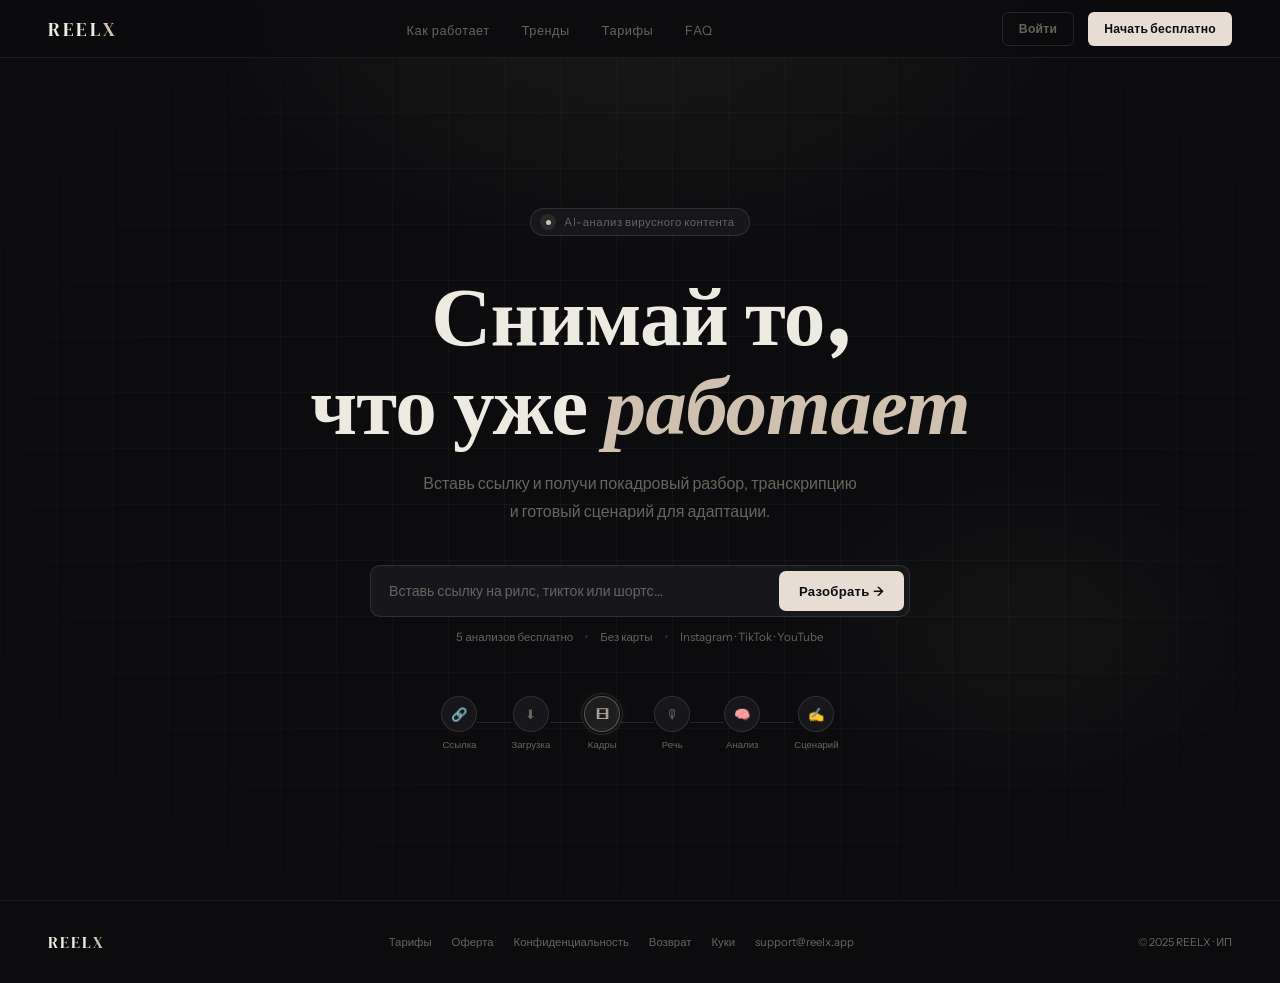
<file: frontend/index.html>
<!DOCTYPE html>
<html lang="ru">
<head>
<meta charset="UTF-8"><meta name="viewport" content="width=device-width,initial-scale=1">
<title>REELX — Снимай то, что уже работает</title>
<link rel="preconnect" href="https://fonts.googleapis.com">
<link href="https://fonts.googleapis.com/css2?family=DM+Serif+Display:ital@0;1&family=Instrument+Sans:wght@400;500;600&display=swap" rel="stylesheet">
<link rel="stylesheet" href="shared.css">
<style>
/* INDEX ONLY */
.hero {
  height: 100vh; min-height: 640px;
  display: flex; flex-direction: column;
  align-items: center; justify-content: center;
  text-align: center;
  padding: 58px 48px 0;
  position: relative; overflow: hidden;
}
/* ambient glow */
.hero::before {
  content: '';
  position: absolute; inset: 0; pointer-events: none;
  background:
    radial-gradient(ellipse 55% 45% at 50% 0%, rgba(207,192,176,0.07) 0%, transparent 65%),
    radial-gradient(ellipse 35% 35% at 80% 70%, rgba(207,192,176,0.04) 0%, transparent 55%);
}
/* subtle grid */
.hero::after {
  content: '';
  position: absolute; inset: 0; pointer-events: none;
  background-image: linear-gradient(rgba(255,255,255,0.035) 1px, transparent 1px),
                    linear-gradient(90deg, rgba(255,255,255,0.035) 1px, transparent 1px);
  background-size: 56px 56px;
  mask-image: radial-gradient(ellipse 80% 80% at 50% 50%, black 20%, transparent 100%);
}
.hero-inner { position: relative; z-index: 1; width: 100%; max-width: 700px; }
.hero-badge {
  display: inline-flex; align-items: center; gap: 8px;
  padding: 5px 14px 5px 9px;
  background: var(--bg2); border: 1px solid var(--line2);
  border-radius: 100px; font-size: 0.71rem; color: var(--text2);
  letter-spacing: 0.04em; margin-bottom: 36px;
  animation: fadeUp 0.7s ease both;
}
.hero-dot {
  width: 16px; height: 16px; border-radius: 50%;
  background: var(--ag); display: flex; align-items: center; justify-content: center;
}
.hero-dot::after {
  content: ''; width: 5px; height: 5px; border-radius: 50%;
  background: var(--ap); animation: pulse 2s ease infinite;
}
.hero-h1 {
  font-family: 'DM Serif Display', serif;
  font-size: clamp(3rem, 6.5vw, 5.8rem);
  line-height: 1.06; letter-spacing: -0.01em;
  animation: fadeUp 0.7s 0.1s ease both;
}
.hero-h1 em { font-style: italic; color: var(--ap); }
.hero-sub {
  font-size: clamp(0.88rem, 1.4vw, 1rem);
  color: var(--text2); line-height: 1.75;
  max-width: 440px; margin: 20px auto 0;
  animation: fadeUp 0.7s 0.2s ease both;
}
.hero-input-wrap {
  margin-top: 40px; width: 100%; max-width: 540px; margin-left: auto; margin-right: auto;
  animation: fadeUp 0.7s 0.3s ease both;
}
.hero-note {
  margin-top: 13px;
  font-size: 0.72rem; color: var(--text2);
  display: flex; align-items: center; justify-content: center; gap: 12px;
  animation: fadeUp 0.7s 0.4s ease both;
}
.hero-note-dot { width: 3px; height: 3px; border-radius: 50%; background: var(--text2); opacity: 0.35; }
/* pipeline icons row */
.hero-pipe {
  display: flex; align-items: center; justify-content: center;
  margin-top: 52px; gap: 0;
  animation: fadeUp 0.7s 0.5s ease both;
}
.hp-step { display: flex; flex-direction: column; align-items: center; gap: 7px; }
.hp-icon {
  width: 36px; height: 36px; border-radius: 50%;
  background: var(--bg2); border: 1px solid var(--line2);
  display: flex; align-items: center; justify-content: center;
  font-size: 0.82rem; color: var(--text2);
  transition: all 0.4s; position: relative;
}
.hp-icon.active {
  background: var(--ag); border-color: rgba(207,192,176,0.35);
  color: var(--ap); box-shadow: 0 0 20px rgba(207,192,176,0.07);
}
.hp-icon.active::after {
  content: ''; position: absolute; inset: -4px; border-radius: 50%;
  border: 1px solid rgba(207,192,176,0.15); animation: ripple 2s ease infinite;
}
.hp-label { font-size: 0.6rem; color: var(--text2); white-space: nowrap; }
.hp-line { width: 34px; height: 1px; background: var(--line2); flex-shrink: 0; }
/* scroll hint */
.scroll-hint {
  position: absolute; bottom: 30px; left: 50%; transform: translateX(-50%);
  display: flex; flex-direction: column; align-items: center; gap: 7px;
  animation: fadeUp 0.7s 0.9s ease both;
}
.scroll-line {
  width: 1px; height: 34px;
  background: linear-gradient(to bottom, var(--line2), transparent);
  animation: scanline 2.2s ease infinite;
}
@keyframes scanline {
  0%{transform:scaleY(0);transform-origin:top}
  50%{transform:scaleY(1);transform-origin:top}
  51%{transform:scaleY(1);transform-origin:bottom}
  100%{transform:scaleY(0);transform-origin:bottom}
}
.scroll-label { font-size: 0.58rem; color: var(--text2); letter-spacing: 0.12em; text-transform: uppercase; }
</style>
</head>
<body>

<!-- NAV -->
<nav class="nav">
  <a href="index.html" class="nav-logo">REEL<em>X</em></a>
  <ul class="nav-links">
    <li><a href="how.html">Как работает</a></li>
    <li><a href="trends.html">Тренды</a></li>
    <li><a href="pricing.html">Тарифы</a></li>
    <li><a href="how.html#faq">FAQ</a></li>
  </ul>
  <div class="nav-right" id="nav-right-pub"></div>
</nav>

<!-- HERO -->
<section class="hero">
  <div class="hero-inner">
    <div class="hero-badge">
      <div class="hero-dot"></div>
      AI-анализ вирусного контента
    </div>

    <h1 class="hero-h1">
      Снимай то,<br>что уже <em>работает</em>
    </h1>

    <p class="hero-sub">
      Вставь ссылку и получи покадровый разбор, транскрипцию и готовый сценарий для адаптации.
    </p>

    <div class="hero-input-wrap">
      <div class="input-row">
        <input id="hero-url" type="text" placeholder="Вставь ссылку на рилс, тикток или шортс…">
        <button class="btn btn-primary" onclick="startAnalyze()">Разобрать →</button>
      </div>
    </div>

    <div class="hero-note">
      <span>5 анализов бесплатно</span>
      <div class="hero-note-dot"></div>
      <span>Без карты</span>
      <div class="hero-note-dot"></div>
      <span>Instagram · TikTok · YouTube</span>
    </div>

    <div class="hero-pipe">
      <div class="hp-step">
        <div class="hp-icon" id="pi0">🔗</div>
        <div class="hp-label">Ссылка</div>
      </div>
      <div class="hp-line"></div>
      <div class="hp-step">
        <div class="hp-icon active" id="pi1">⬇</div>
        <div class="hp-label">Загрузка</div>
      </div>
      <div class="hp-line"></div>
      <div class="hp-step">
        <div class="hp-icon" id="pi2">🎞</div>
        <div class="hp-label">Кадры</div>
      </div>
      <div class="hp-line"></div>
      <div class="hp-step">
        <div class="hp-icon" id="pi3">🎙</div>
        <div class="hp-label">Речь</div>
      </div>
      <div class="hp-line"></div>
      <div class="hp-step">
        <div class="hp-icon" id="pi4">🧠</div>
        <div class="hp-label">Анализ</div>
      </div>
      <div class="hp-line"></div>
      <div class="hp-step">
        <div class="hp-icon" id="pi5">✍</div>
        <div class="hp-label">Сценарий</div>
      </div>
    </div>
  </div>
</section>

<footer class="footer">
  <div class="footer-logo">REEL<em>X</em></div>
  <div class="footer-links">
    <a href="pricing.html">Тарифы</a>
    <a href="#">Оферта</a>
    <a href="#">Конфиденциальность</a>
    <a href="#">Возврат</a>
    <a href="#">Куки</a>
    <a href="mailto:support@reelx.app">support@reelx.app</a>
  </div>
  <div class="footer-copy">© 2025 REELX · ИП</div>
</footer>

<script src="shared.js"></script>
<script>
(function() {
  var nr = document.getElementById('nav-right-pub');
  if (!nr) return;
  if (isLoggedIn()) {
    nr.innerHTML = '<a href="pricing.html" class="btn btn-ghost btn-sm">&#x26A1; Подписка</a><a href="dashboard.html" class="btn btn-primary btn-sm">Дашборд &#x2192;</a>';
  } else {
    nr.innerHTML = '<a href="login.html" class="btn btn-ghost btn-sm">Войти</a><a href="login.html" class="btn btn-primary btn-sm">Начать бесплатно</a>';
  }
})();
</script>
<script>
// pipeline animation
var pis = document.querySelectorAll('.hp-icon');
var ai = 1;
setInterval(function() {
  pis.forEach(function(p) { p.classList.remove('active'); });
  ai = (ai + 1) % pis.length;
  pis[ai].classList.add('active');
}, 1100);

function startAnalyze() {
  var url = document.getElementById('hero-url').value.trim();
  if (!url) { document.getElementById('hero-url').focus(); return; }
  if (isLoggedIn()) {
    localStorage.setItem('reelx_analyze_url', url);
    window.location.href = 'dashboard.html';
  } else {
    window.location.href = 'login.html';
  }
}
</script>
</body>
</html>
</file>
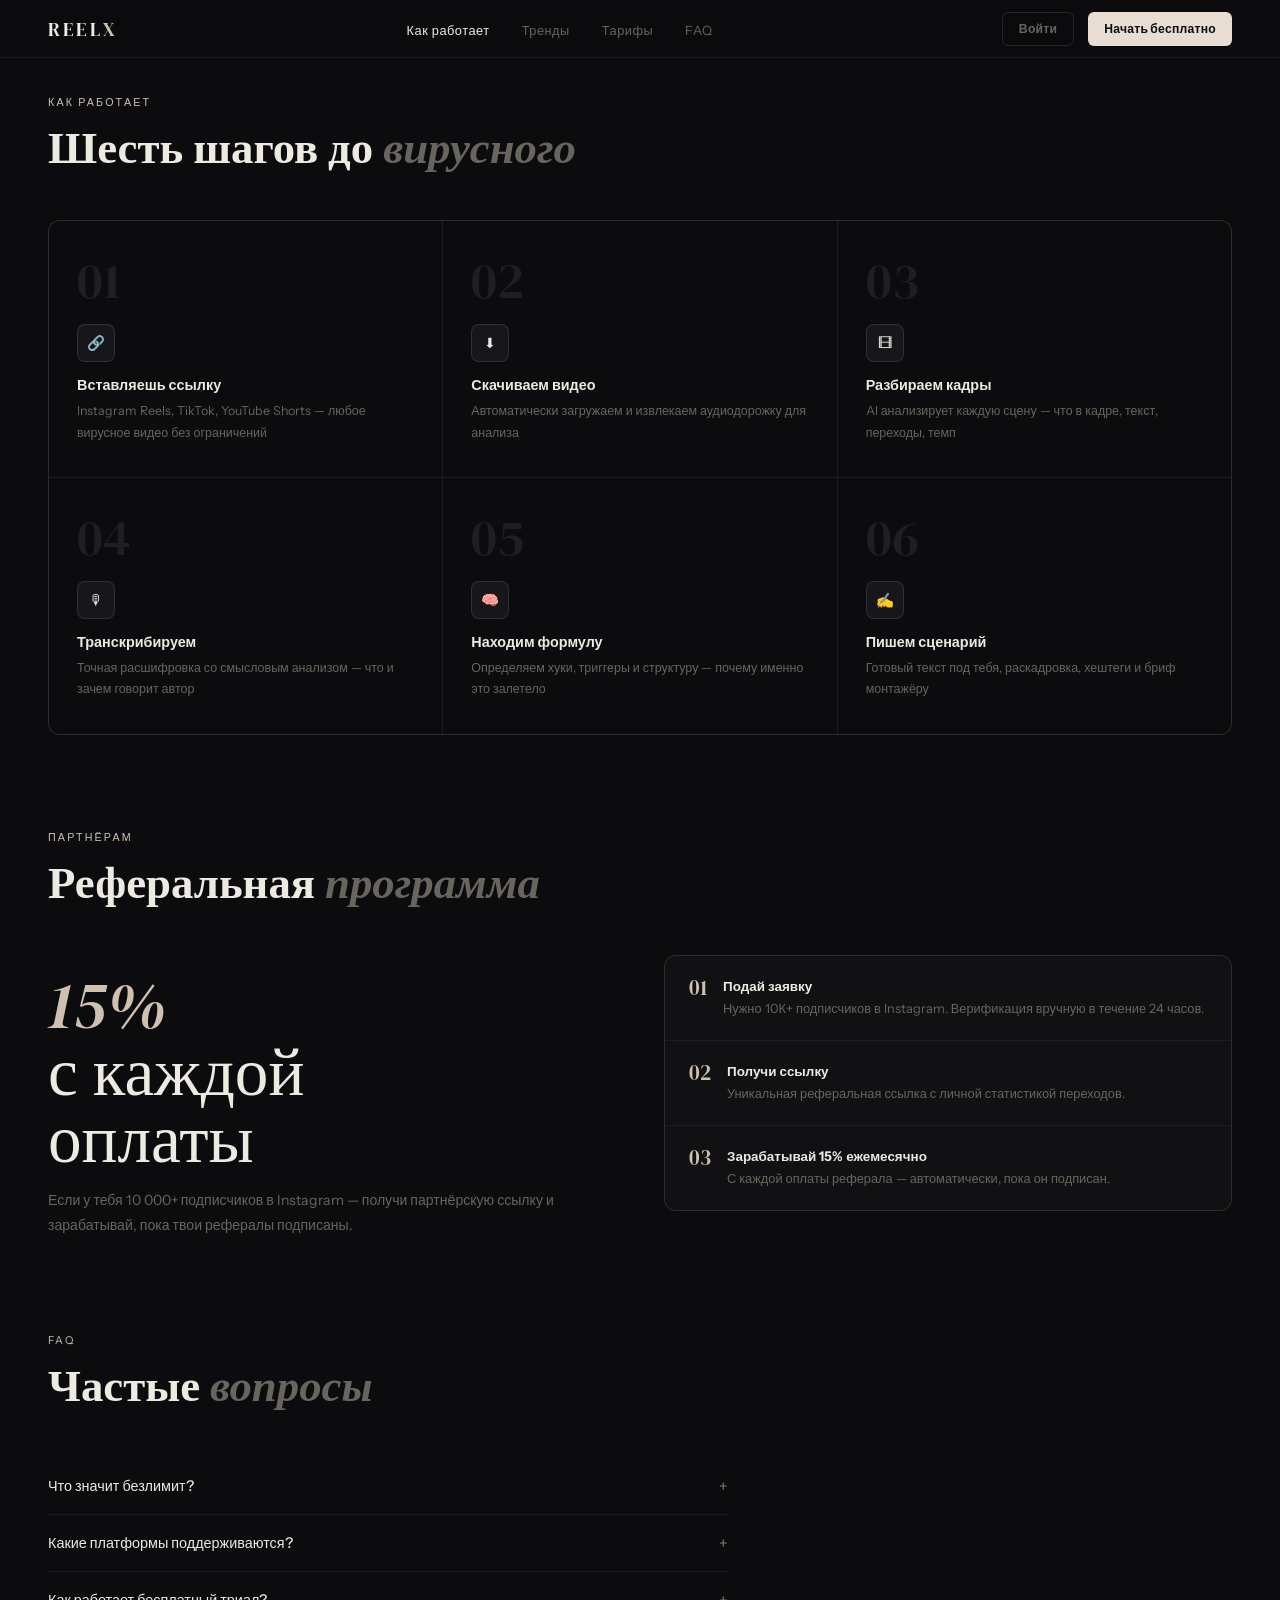
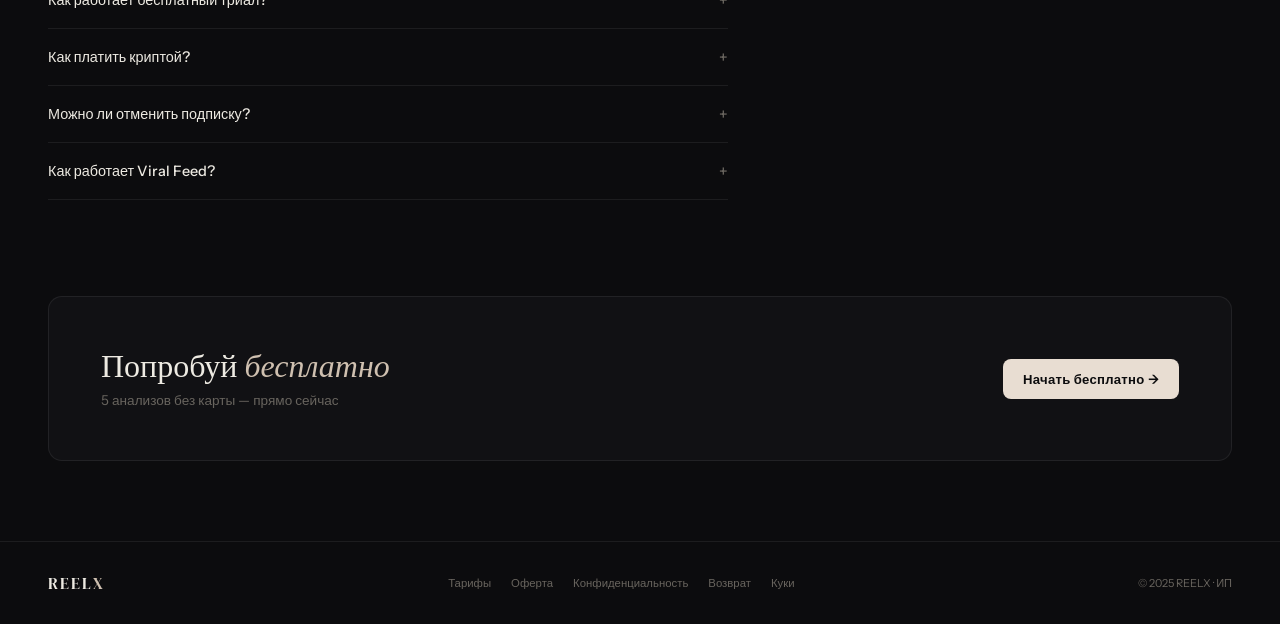
<file: frontend/how.html>
<!DOCTYPE html>
<html lang="ru">
<head>
<meta charset="UTF-8"><meta name="viewport" content="width=device-width,initial-scale=1">
<title>REELX — Как работает</title>
<link href="https://fonts.googleapis.com/css2?family=DM+Serif+Display:ital@0;1&family=Instrument+Sans:wght@400;500;600&display=swap" rel="stylesheet">
<link rel="stylesheet" href="shared.css">
<style>
.page { padding: 96px 48px 80px; }
.section { margin-bottom: 96px; }

/* HOW STEPS */
.steps-grid {
  display: grid; grid-template-columns: repeat(3,1fr);
  gap: 1px; background: var(--line);
  border: 1px solid var(--line); border-radius: 12px;
  overflow: hidden; margin-top: 48px;
}
.step-card {
  background: var(--bg); padding: 34px 28px;
  position: relative; overflow: hidden;
  transition: background 0.25s;
}
.step-card::before {
  content: ''; position: absolute; top: 0; left: 0; right: 0; height: 1px;
  background: linear-gradient(90deg, transparent, var(--ap), transparent);
  opacity: 0; transition: opacity 0.25s;
}
.step-card:hover { background: var(--bg1); }
.step-card:hover::before { opacity: 0.5; }
.step-num {
  font-family: 'DM Serif Display', serif; font-size: 3.2rem;
  color: var(--bg3); line-height: 1; margin-bottom: 18px;
  transition: color 0.25s;
}
.step-card:hover .step-num { color: rgba(207,192,176,0.07); }
.step-ico {
  width: 38px; height: 38px; background: var(--bg2); border: 1px solid var(--line2);
  border-radius: 8px; display: flex; align-items: center; justify-content: center;
  font-size: 0.9rem; margin-bottom: 14px; transition: border-color 0.25s;
}
.step-card:hover .step-ico { border-color: rgba(207,192,176,0.25); }
.step-name { font-size: 0.9rem; font-weight: 600; margin-bottom: 6px; }
.step-desc { font-size: 0.78rem; color: var(--text2); line-height: 1.7; }

/* REF */
.ref-grid {
  display: grid; grid-template-columns: 1fr 1fr;
  gap: 48px; align-items: start; margin-top: 48px;
}
.ref-big {
  font-family: 'DM Serif Display', serif;
  font-size: 4.2rem; line-height: 1; margin: 16px 0;
}
.ref-big em { font-style: italic; color: var(--ap); }
.ref-desc { font-size: 0.88rem; color: var(--text2); line-height: 1.75; }
.ref-steps {
  display: flex; flex-direction: column; gap: 1px;
  background: var(--line); border: 1px solid var(--line);
  border-radius: 12px; overflow: hidden;
}
.ref-step {
  display: flex; gap: 16px; align-items: flex-start;
  padding: 20px 24px; background: var(--bg1); transition: background 0.2s;
}
.ref-step:hover { background: var(--bg2); }
.ref-n {
  font-family: 'DM Serif Display', serif; font-size: 1.3rem;
  color: var(--ap); flex-shrink: 0; line-height: 1.2;
}
.ref-t { font-size: 0.8rem; color: var(--text2); line-height: 1.6; }
.ref-t strong { color: var(--text); display: block; margin-bottom: 2px; font-size: 0.84rem; }

/* FAQ */
.faq-list { max-width: 680px; margin-top: 48px; }
.faq-item { border-bottom: 1px solid var(--line); }
.faq-q {
  display: flex; justify-content: space-between; align-items: center;
  padding: 18px 0; cursor: pointer; font-size: 0.9rem; font-weight: 500;
  transition: color 0.2s; gap: 14px;
}
.faq-q:hover { color: var(--ap); }
.faq-ic { color: var(--text2); font-size: 1rem; transition: transform 0.3s, color 0.2s; flex-shrink: 0; }
.faq-item.open .faq-ic { transform: rotate(45deg); color: var(--ap); }
.faq-a {
  max-height: 0; overflow: hidden;
  transition: max-height 0.4s cubic-bezier(0.23,1,0.32,1), padding 0.3s;
  font-size: 0.82rem; color: var(--text2); line-height: 1.8;
}
.faq-item.open .faq-a { max-height: 220px; padding-bottom: 18px; }

/* CTA banner */
.cta-banner {
  background: var(--bg1); border: 1px solid var(--line);
  border-radius: 14px; padding: 52px;
  display: flex; justify-content: space-between; align-items: center;
  flex-wrap: wrap; gap: 24px; margin-top: 96px;
}
.cta-banner-title {
  font-family: 'DM Serif Display', serif;
  font-size: 2rem; line-height: 1.1;
}
.cta-banner-title em { font-style: italic; color: var(--ap); }
.cta-banner-sub { font-size: 0.85rem; color: var(--text2); margin-top: 8px; }
</style>
</head>
<body>

<nav class="nav">
  <a href="index.html" class="nav-logo">REEL<em>X</em></a>
  <ul class="nav-links">
    <li><a href="how.html" class="active">Как работает</a></li>
    <li><a href="trends.html">Тренды</a></li>
    <li><a href="pricing.html">Тарифы</a></li>
    <li><a href="how.html#faq">FAQ</a></li>
  </ul>
  <div class="nav-right" id="nav-right-pub"></div>
</nav>

<div class="page">

  <!-- HOW IT WORKS -->
  <div class="section">
    <div class="s-label reveal">Как работает</div>
    <h1 class="s-title reveal d1">Шесть шагов до <em>вирусного</em></h1>
    <div class="steps-grid">
      <div class="step-card reveal">
        <div class="step-num">01</div><div class="step-ico">🔗</div>
        <div class="step-name">Вставляешь ссылку</div>
        <div class="step-desc">Instagram Reels, TikTok, YouTube Shorts — любое вирусное видео без ограничений</div>
      </div>
      <div class="step-card reveal d1">
        <div class="step-num">02</div><div class="step-ico">⬇</div>
        <div class="step-name">Скачиваем видео</div>
        <div class="step-desc">Автоматически загружаем и извлекаем аудиодорожку для анализа</div>
      </div>
      <div class="step-card reveal d2">
        <div class="step-num">03</div><div class="step-ico">🎞</div>
        <div class="step-name">Разбираем кадры</div>
        <div class="step-desc">AI анализирует каждую сцену — что в кадре, текст, переходы, темп</div>
      </div>
      <div class="step-card reveal">
        <div class="step-num">04</div><div class="step-ico">🎙</div>
        <div class="step-name">Транскрибируем</div>
        <div class="step-desc">Точная расшифровка со смысловым анализом — что и зачем говорит автор</div>
      </div>
      <div class="step-card reveal d1">
        <div class="step-num">05</div><div class="step-ico">🧠</div>
        <div class="step-name">Находим формулу</div>
        <div class="step-desc">Определяем хуки, триггеры и структуру — почему именно это залетело</div>
      </div>
      <div class="step-card reveal d2">
        <div class="step-num">06</div><div class="step-ico">✍</div>
        <div class="step-name">Пишем сценарий</div>
        <div class="step-desc">Готовый текст под тебя, раскадровка, хештеги и бриф монтажёру</div>
      </div>
    </div>
  </div>

  <!-- REFERRAL -->
  <div class="section">
    <div class="s-label reveal">Партнёрам</div>
    <h2 class="s-title reveal d1">Реферальная <em>программа</em></h2>
    <div class="ref-grid">
      <div class="reveal">
        <div class="ref-big"><em>15%</em><br>с каждой<br>оплаты</div>
        <div class="ref-desc">Если у тебя 10 000+ подписчиков в Instagram — получи партнёрскую ссылку и зарабатывай, пока твои рефералы подписаны.</div>
      </div>
      <div class="ref-steps reveal d1">
        <div class="ref-step">
          <div class="ref-n">01</div>
          <div class="ref-t"><strong>Подай заявку</strong>Нужно 10К+ подписчиков в Instagram. Верификация вручную в течение 24 часов.</div>
        </div>
        <div class="ref-step">
          <div class="ref-n">02</div>
          <div class="ref-t"><strong>Получи ссылку</strong>Уникальная реферальная ссылка с личной статистикой переходов.</div>
        </div>
        <div class="ref-step">
          <div class="ref-n">03</div>
          <div class="ref-t"><strong>Зарабатывай 15% ежемесячно</strong>С каждой оплаты реферала — автоматически, пока он подписан.</div>
        </div>
      </div>
    </div>
  </div>

  <!-- FAQ -->
  <div class="section" id="faq">
    <div class="s-label reveal">FAQ</div>
    <h2 class="s-title reveal d1">Частые <em>вопросы</em></h2>
    <div class="faq-list reveal">
      <div class="faq-item">
        <div class="faq-q">Что значит безлимит? <span class="faq-ic">+</span></div>
        <div class="faq-a">Никаких счётчиков и звёздочек. Делаешь сколько хочешь анализов — хоть 500 в месяц. Без замедления и ограничений.</div>
      </div>
      <div class="faq-item">
        <div class="faq-q">Какие платформы поддерживаются? <span class="faq-ic">+</span></div>
        <div class="faq-a">Instagram Reels, TikTok и YouTube Shorts. Просто вставляешь обычную ссылку на видео — больше ничего не нужно.</div>
      </div>
      <div class="faq-item">
        <div class="faq-q">Как работает бесплатный триал? <span class="faq-ic">+</span></div>
        <div class="faq-a">5 анализов бесплатно — без карты. Просто создаёшь аккаунт и сразу начинаешь работать.</div>
      </div>
      <div class="faq-item">
        <div class="faq-q">Как платить криптой? <span class="faq-ic">+</span></div>
        <div class="faq-a">Принимаем USDT TRC-20 через NowPayments. Подтверждается автоматически — подписка активируется сразу после поступления средств.</div>
      </div>
      <div class="faq-item">
        <div class="faq-q">Можно ли отменить подписку? <span class="faq-ic">+</span></div>
        <div class="faq-a">Да, в любой момент в настройках аккаунта. Подписка действует до конца оплаченного периода.</div>
      </div>
      <div class="faq-item">
        <div class="faq-q">Как работает Viral Feed? <span class="faq-ic">+</span></div>
        <div class="faq-a">Скрапер мониторит TikTok, Instagram и YouTube 24/7 и отбирает видео с аномальным ростом просмотров. Обновляется каждые несколько часов. Доступен всем — включая триал.</div>
      </div>
    </div>
  </div>

  <!-- CTA -->
  <div class="cta-banner reveal">
    <div>
      <div class="cta-banner-title">Попробуй <em>бесплатно</em></div>
      <div class="cta-banner-sub">5 анализов без карты — прямо сейчас</div>
    </div>
    <a href="login.html" class="btn btn-primary">Начать бесплатно →</a>
  </div>

</div><!-- /page -->

<footer class="footer">
  <div class="footer-logo">REEL<em>X</em></div>
  <div class="footer-links">
    <a href="pricing.html">Тарифы</a><a href="#">Оферта</a><a href="#">Конфиденциальность</a><a href="#">Возврат</a><a href="#">Куки</a></a>
  </div>
  <div class="footer-copy">© 2025 REELX · ИП</div>
</footer>

<script src="shared.js"></script>
<script>
(function() {
  var nr = document.getElementById('nav-right-pub');
  if (!nr) return;
  if (isLoggedIn()) {
    nr.innerHTML = '<a href="pricing.html" class="btn btn-ghost btn-sm">Подписка</a><a href="dashboard.html" class="btn btn-primary btn-sm">Дашборд</a>';
  } else {
    nr.innerHTML = '<a href="login.html" class="btn btn-ghost btn-sm">Войти</a><a href="login.html" class="btn btn-primary btn-sm">Начать бесплатно</a>';
  }
})();
</script>
</body>
</html>
</file>
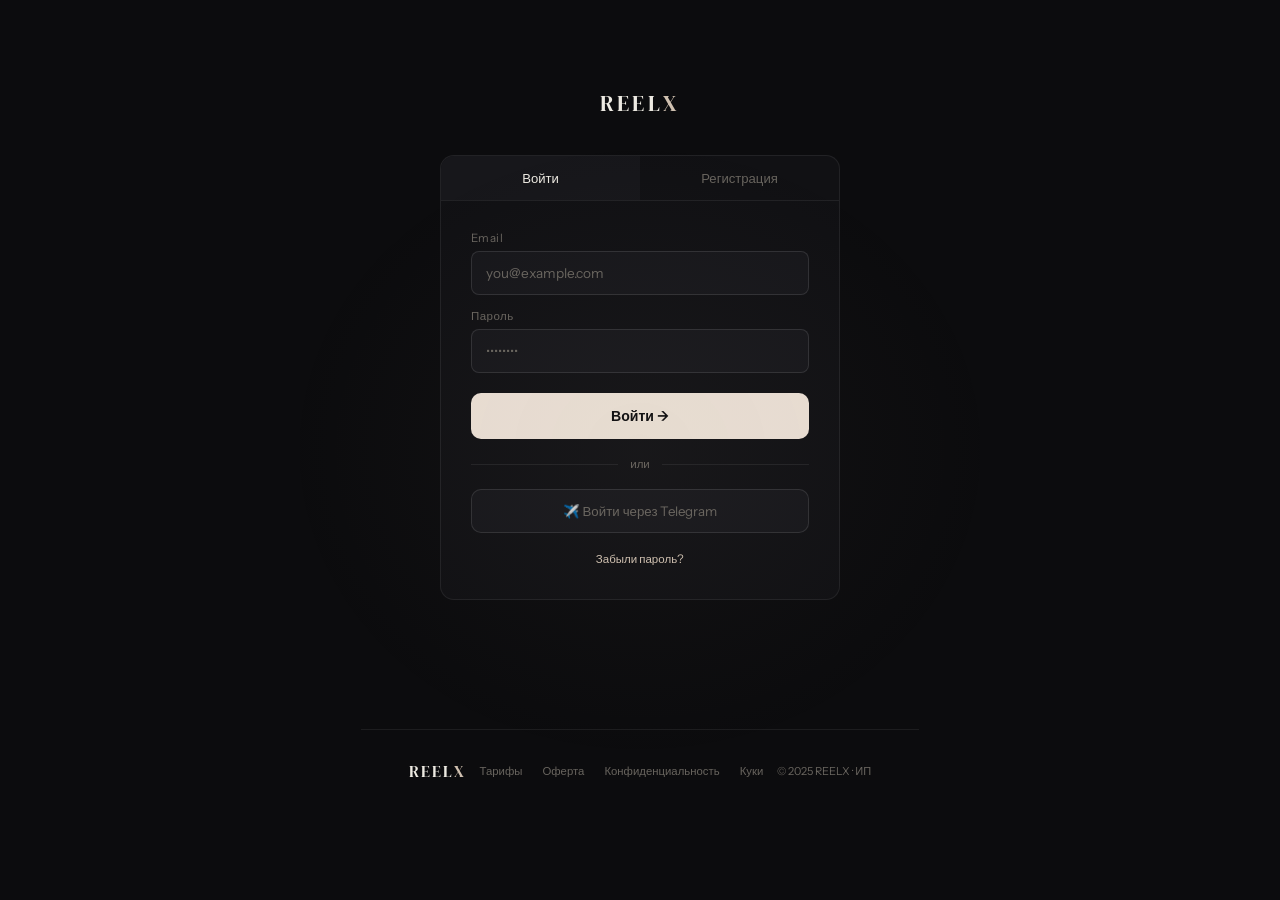
<file: frontend/login.html>
<!DOCTYPE html>
<html lang="ru">
<head>
<meta charset="UTF-8"><meta name="viewport" content="width=device-width,initial-scale=1">
<title>REELX — Войти</title>
<link href="https://fonts.googleapis.com/css2?family=DM+Serif+Display:ital@0;1&family=Instrument+Sans:wght@400;500;600&display=swap" rel="stylesheet">
<link rel="stylesheet" href="shared.css">
<style>
body { display: grid; place-items: center; min-height: 100vh; padding: 24px; }
.auth-wrap { width: 100%; max-width: 400px; }
.auth-logo { display: block; text-align: center; font-family: 'DM Serif Display',serif; font-size: 1.4rem; letter-spacing: 0.14em; color: var(--text); text-decoration: none; margin-bottom: 36px; }
.auth-logo em { font-style: normal; color: var(--ap); }
.auth-card { background: var(--bg1); border: 1px solid var(--line); border-radius: 14px; overflow: hidden; }
.auth-tabs { display: grid; grid-template-columns: 1fr 1fr; border-bottom: 1px solid var(--line); }
.auth-tab { padding: 14px; text-align: center; font-size: 0.82rem; color: var(--text2); cursor: pointer; background: transparent; border: none; font-family: inherit; transition: all 0.2s; }
.auth-tab.on { color: var(--text); background: var(--bg2); }
.auth-body { padding: 30px; }
.auth-trial { background: var(--ag); border: 1px solid var(--ab); border-radius: 8px; padding: 12px 16px; margin-bottom: 22px; text-align: center; font-size: 0.78rem; color: var(--text2); line-height: 1.5; }
.auth-trial strong { color: var(--ap); display: block; font-size: 0.86rem; margin-bottom: 2px; }
.auth-field { margin-bottom: 14px; }
.auth-label { font-size: 0.72rem; color: var(--text2); letter-spacing: 0.04em; margin-bottom: 6px; display: block; }
.auth-input { width: 100%; height: 44px; background: var(--bg2); border: 1px solid var(--line2); border-radius: 8px; padding: 0 14px; font-size: 0.85rem; color: var(--text); font-family: inherit; outline: none; transition: border-color 0.2s; }
.auth-input:focus { border-color: rgba(207,192,176,0.4); }
.auth-input::placeholder { color: var(--text2); }
.auth-submit { width: 100%; height: 46px; background: var(--ahl); color: #0c0c0e; border: none; border-radius: 10px; font-size: 0.88rem; font-weight: 600; font-family: inherit; cursor: pointer; transition: all 0.2s; margin-top: 6px; }
.auth-submit:hover { background: #f5ede5; transform: translateY(-1px); }
.auth-divider { display: flex; align-items: center; gap: 12px; margin: 18px 0; font-size: 0.72rem; color: var(--text2); }
.auth-divider::before,.auth-divider::after { content:''; flex:1; height:1px; background:var(--line); }
.auth-tg { width: 100%; height: 44px; background: var(--bg2); border: 1px solid var(--line2); border-radius: 10px; font-size: 0.83rem; color: var(--text2); font-family: inherit; cursor: pointer; display: flex; align-items: center; justify-content: center; gap: 8px; transition: all 0.2s; }
.auth-tg:hover { border-color: rgba(96,165,250,0.35); color: #60a5fa; }
.auth-note { font-size: 0.72rem; color: var(--text2); text-align: center; margin-top: 18px; line-height: 1.5; }
.auth-note a { color: var(--ap); text-decoration: none; }
.bg-glow { position: fixed; inset: 0; pointer-events: none; background: radial-gradient(ellipse 40% 50% at 50% 50%, rgba(207,192,176,0.04) 0%, transparent 70%); }
</style>
</head>
<body>
<div class="bg-glow"></div>

<div class="auth-wrap">
  <a href="index.html" class="auth-logo">REEL<em>X</em></a>

  <div class="auth-card">
    <div class="auth-tabs">
      <button class="auth-tab on" onclick="switchTab('login',this)">Войти</button>
      <button class="auth-tab" onclick="switchTab('reg',this)">Регистрация</button>
    </div>

    <!-- LOGIN -->
    <div class="auth-body" id="tab-login">
      <div class="auth-field">
        <label class="auth-label">Email</label>
       <input class="auth-input" id="login-email" type="email" placeholder="you@example.com">
      </div>
      <div class="auth-field">
        <label class="auth-label">Пароль</label>
        <input class="auth-input" id="login-password" type="password" placeholder="••••••••">
      </div>
      <button class="auth-submit" id="btn-login">Войти →</button>
      <div class="auth-divider">или</div>
      <button class="auth-tg">✈️ Войти через Telegram</button>
      <div class="auth-note"><a href="#">Забыли пароль?</a></div>
    </div>

    <!-- REGISTER -->
    <div class="auth-body" id="tab-reg" style="display:none">
      <div class="auth-trial">
        <strong>5 анализов бесплатно</strong>
        Без карты · Отмена в любой момент
      </div>
      <div class="auth-field">
        <label class="auth-label">Имя</label>
       <input class="auth-input" id="reg-name" type="text" placeholder="Как тебя зовут?">
      </div>
      <div class="auth-field">
        <label class="auth-label">Email</label>
        <input class="auth-input" id="reg-email" type="email" placeholder="you@example.com">
      </div>
      <div class="auth-field">
        <label class="auth-label">Пароль</label>
        <input class="auth-input" id="reg-password" type="password" placeholder="Минимум 8 символов">
      </div>
      <button class="auth-submit" id="btn-register">Создать аккаунт →</button>
      <div class="auth-divider">или</div>
      <button class="auth-tg">✈️ Войти через Telegram</button>
      <div class="auth-note">Регистрируясь, вы соглашаетесь с <a href="#">офертой</a> и <a href="#">политикой конфиденциальности</a></div>
    </div>
  </div>
</div>

<script src="shared.js"></script>
<script>
function switchTab(tab, btn) {
  document.querySelectorAll('.auth-tab').forEach(function(t){t.classList.remove('on');});
  btn.classList.add('on');
  document.getElementById('tab-login').style.display = tab==='login' ? 'block' : 'none';
  document.getElementById('tab-reg').style.display = tab==='reg' ? 'block' : 'none';
}

document.getElementById('btn-login').addEventListener('click', async function() {
  var email = document.getElementById('login-email').value.trim();
  var password = document.getElementById('login-password').value;
  if (!email || !password) { showToast('Заполни все поля', 'error'); return; }
  var btn = this; btn.textContent = 'Входим…'; btn.disabled = true;
  try {
    await apiLogin(email, password);
    window.location.href = 'dashboard.html';
  } catch(e) {
    showToast(e.message, 'error');
    btn.textContent = 'Войти →'; btn.disabled = false;
  }
});

document.getElementById('btn-register').addEventListener('click', async function() {
  var name = document.getElementById('reg-name').value.trim();
  var email = document.getElementById('reg-email').value.trim();
  var password = document.getElementById('reg-password').value;
  if (!name || !email || !password) { showToast('Заполни все поля', 'error'); return; }
  if (password.length < 8) { showToast('Пароль минимум 8 символов', 'error'); return; }
  var btn = this; btn.textContent = 'Создаём…'; btn.disabled = true;
  try {
    await apiRegister(name, email, password);
    await apiLogin(email, password);
    window.location.href = 'onboarding.html';
  } catch(e) {
    showToast(e.message, 'error');
    btn.textContent = 'Создать аккаунт →'; btn.disabled = false;
  }
});

if (isLoggedIn()) window.location.href = 'dashboard.html';
</script>

<footer class="footer">
  <div class="footer-logo">REEL<em>X</em></div>
  <div class="footer-links">
    <a href="pricing.html">Тарифы</a>
    <a href="#">Оферта</a>
    <a href="#">Конфиденциальность</a>
    <a href="#">Куки</a>
  </div>
  <div class="footer-copy">© 2025 REELX · ИП</div>
</footer>
</body>
</html>
</file>
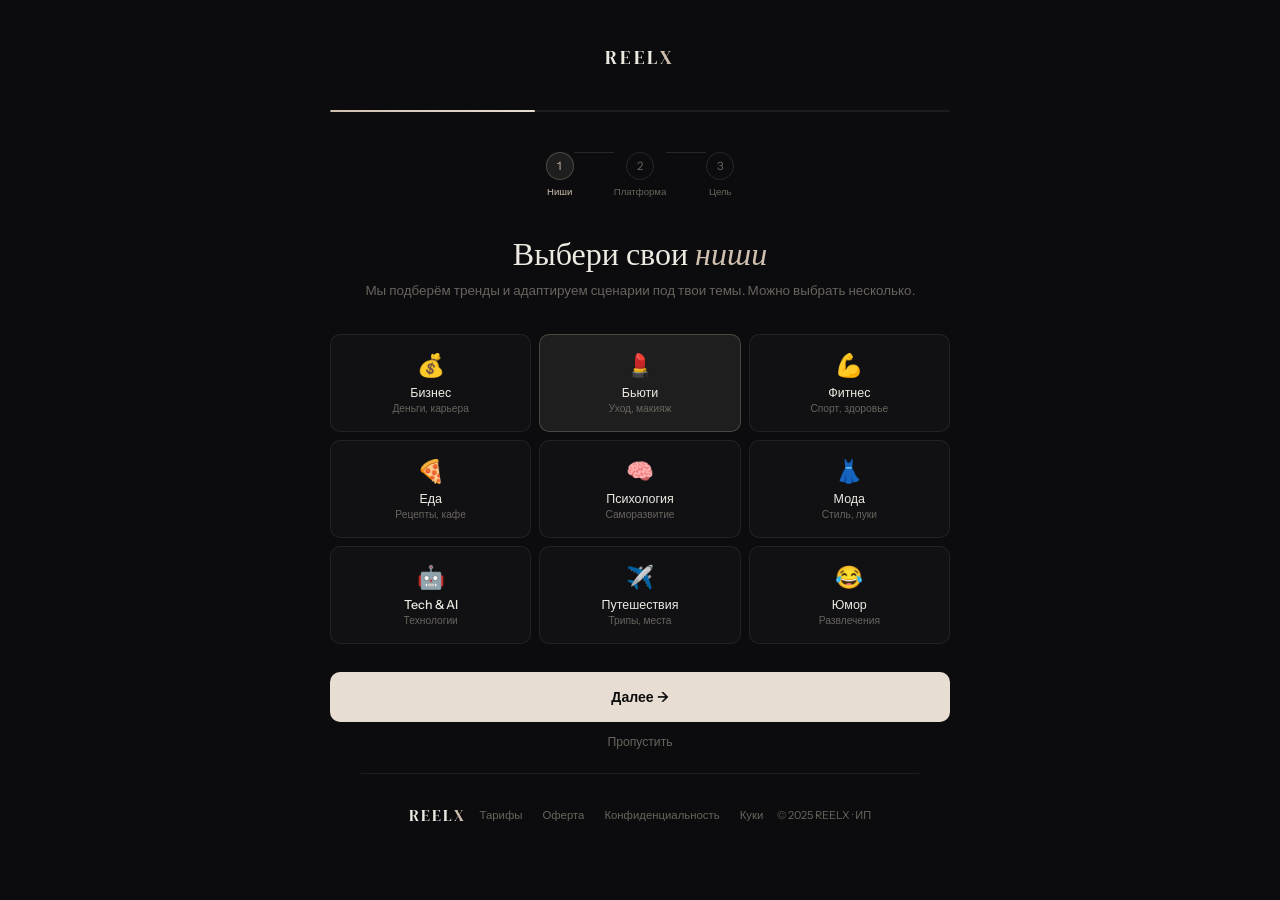
<file: frontend/onboarding.html>
<!DOCTYPE html>
<html lang="ru">
<head>
<meta charset="UTF-8"><meta name="viewport" content="width=device-width,initial-scale=1">
<title>REELX — Настройка</title>
<link href="https://fonts.googleapis.com/css2?family=DM+Serif+Display:ital@0;1&family=Instrument+Sans:wght@400;500;600&display=swap" rel="stylesheet">
<link rel="stylesheet" href="shared.css">
<style>
body { display: grid; place-items: center; min-height: 100vh; padding: 32px 20px; }
.ob { width: 100%; max-width: 620px; }
.ob-logo { display: block; text-align: center; font-family: 'DM Serif Display',serif; font-size: 1.2rem; letter-spacing: 0.14em; color: var(--text); text-decoration: none; margin-bottom: 40px; }
.ob-logo em { font-style: normal; color: var(--ap); }
.ob-progress { height: 2px; background: var(--line); border-radius: 1px; margin-bottom: 40px; overflow: hidden; }
.ob-bar { height: 100%; background: linear-gradient(90deg, var(--ap), var(--ahl)); border-radius: 1px; transition: width 0.5s cubic-bezier(0.23,1,0.32,1); }
.ob-steps { display: flex; justify-content: center; gap: 0; margin-bottom: 40px; }
.ob-step { display: flex; flex-direction: column; align-items: center; gap: 6px; }
.ob-dot { width: 28px; height: 28px; border-radius: 50%; border: 1px solid var(--line2); display: flex; align-items: center; justify-content: center; font-size: 0.72rem; color: var(--text2); transition: all 0.3s; }
.ob-dot.active { background: var(--ag); border-color: var(--ab); color: var(--ap); }
.ob-dot.done { background: rgba(74,222,128,0.08); border-color: rgba(74,222,128,0.3); color: #4ade80; }
.ob-lbl { font-size: 0.6rem; color: var(--text2); }
.ob-step.active .ob-lbl { color: var(--ap); }
.ob-step-line { width: 40px; height: 1px; background: var(--line2); margin-bottom: 14px; }
.ob-title { font-family: 'DM Serif Display',serif; font-size: 2rem; text-align: center; line-height: 1.1; margin-bottom: 8px; }
.ob-title em { font-style: italic; color: var(--ap); }
.ob-sub { font-size: 0.84rem; color: var(--text2); text-align: center; line-height: 1.6; margin-bottom: 32px; }
.ob-screen { display: none; }
.ob-screen.show { display: block; }
.niches { display: grid; grid-template-columns: repeat(3,1fr); gap: 8px; margin-bottom: 28px; }
.niche { padding: 16px 12px; background: var(--bg1); border: 1px solid var(--line); border-radius: 10px; cursor: pointer; text-align: center; transition: all 0.2s; }
.niche:hover { border-color: var(--line2); }
.niche.on { background: var(--ag); border-color: var(--ab); }
.niche-ico { font-size: 1.4rem; margin-bottom: 6px; }
.niche-name { font-size: 0.78rem; font-weight: 500; }
.niche-sub { font-size: 0.64rem; color: var(--text2); margin-top: 2px; }
.platforms { display: grid; grid-template-columns: repeat(3,1fr); gap: 8px; margin-bottom: 28px; }
.plat { padding: 22px 16px; background: var(--bg1); border: 1px solid var(--line); border-radius: 10px; cursor: pointer; text-align: center; transition: all 0.2s; }
.plat:hover { border-color: var(--line2); }
.plat.on { background: var(--ag); border-color: var(--ab); }
.plat-ico { font-size: 1.8rem; margin-bottom: 8px; }
.plat-name { font-size: 0.85rem; font-weight: 500; }
.goals { display: flex; flex-direction: column; gap: 8px; margin-bottom: 28px; }
.goal { display: flex; align-items: center; gap: 14px; padding: 16px 18px; background: var(--bg1); border: 1px solid var(--line); border-radius: 10px; cursor: pointer; transition: all 0.2s; }
.goal:hover { border-color: var(--line2); }
.goal.on { background: var(--ag); border-color: var(--ab); }
.goal-ico { font-size: 1.2rem; flex-shrink: 0; }
.goal-t strong { font-size: 0.85rem; display: block; margin-bottom: 2px; }
.goal-t span { font-size: 0.75rem; color: var(--text2); }
.ob-btn { width: 100%; height: 50px; background: var(--ahl); color: #0c0c0e; border: none; border-radius: 10px; font-size: 0.88rem; font-weight: 600; font-family: inherit; cursor: pointer; transition: all 0.2s; }
.ob-btn:hover { background: #f5ede5; transform: translateY(-1px); }
.ob-skip { display: block; text-align: center; margin-top: 12px; font-size: 0.76rem; color: var(--text2); cursor: pointer; transition: color 0.2s; background: none; border: none; font-family: inherit; width: 100%; }
.ob-skip:hover { color: var(--text); }
</style>
</head>
<body>

<div class="ob">
  <a href="index.html" class="ob-logo">REEL<em>X</em></a>

  <div class="ob-progress"><div class="ob-bar" id="ob-bar" style="width:33%"></div></div>

  <div class="ob-steps">
    <div class="ob-step active" id="os1"><div class="ob-dot active" id="od1">1</div><div class="ob-lbl">Ниши</div></div>
    <div class="ob-step-line"></div>
    <div class="ob-step" id="os2"><div class="ob-dot" id="od2">2</div><div class="ob-lbl">Платформа</div></div>
    <div class="ob-step-line"></div>
    <div class="ob-step" id="os3"><div class="ob-dot" id="od3">3</div><div class="ob-lbl">Цель</div></div>
  </div>

  <!-- SC1 -->
  <div class="ob-screen show" id="sc1">
    <div class="ob-title">Выбери свои <em>ниши</em></div>
    <div class="ob-sub">Мы подберём тренды и адаптируем сценарии под твои темы. Можно выбрать несколько.</div>
    <div class="niches">
      <div class="niche toggle-btn"><div class="niche-ico">💰</div><div class="niche-name">Бизнес</div><div class="niche-sub">Деньги, карьера</div></div>
      <div class="niche on toggle-btn"><div class="niche-ico">💄</div><div class="niche-name">Бьюти</div><div class="niche-sub">Уход, макияж</div></div>
      <div class="niche toggle-btn"><div class="niche-ico">💪</div><div class="niche-name">Фитнес</div><div class="niche-sub">Спорт, здоровье</div></div>
      <div class="niche toggle-btn"><div class="niche-ico">🍕</div><div class="niche-name">Еда</div><div class="niche-sub">Рецепты, кафе</div></div>
      <div class="niche toggle-btn"><div class="niche-ico">🧠</div><div class="niche-name">Психология</div><div class="niche-sub">Саморазвитие</div></div>
      <div class="niche toggle-btn"><div class="niche-ico">👗</div><div class="niche-name">Мода</div><div class="niche-sub">Стиль, луки</div></div>
      <div class="niche toggle-btn"><div class="niche-ico">🤖</div><div class="niche-name">Tech & AI</div><div class="niche-sub">Технологии</div></div>
      <div class="niche toggle-btn"><div class="niche-ico">✈️</div><div class="niche-name">Путешествия</div><div class="niche-sub">Трипы, места</div></div>
      <div class="niche toggle-btn"><div class="niche-ico">😂</div><div class="niche-name">Юмор</div><div class="niche-sub">Развлечения</div></div>
    </div>
    <button class="ob-btn" onclick="goStep(2)">Далее →</button>
    <button class="ob-skip" onclick="goStep(2)">Пропустить</button>
  </div>

  <!-- SC2 -->
  <div class="ob-screen" id="sc2">
    <div class="ob-title">Где ты <em>снимаешь?</em></div>
    <div class="ob-sub">Выбери основную платформу — мы оптимизируем сценарии под её формат.</div>
    <div class="platforms">
      <div class="plat on" onclick="pickOne(this,'.plat')"><div class="plat-ico">📷</div><div class="plat-name">Instagram</div></div>
      <div class="plat" onclick="pickOne(this,'.plat')"><div class="plat-ico">♪</div><div class="plat-name">TikTok</div></div>
      <div class="plat" onclick="pickOne(this,'.plat')"><div class="plat-ico">▶</div><div class="plat-name">YouTube Shorts</div></div>
    </div>
    <button class="ob-btn" onclick="goStep(3)">Далее →</button>
    <button class="ob-skip" onclick="goStep(3)">Пропустить</button>
  </div>

  <!-- SC3 -->
  <div class="ob-screen" id="sc3">
    <div class="ob-title">Какая твоя <em>главная цель?</em></div>
    <div class="ob-sub">Поможем сфокусировать сценарии на нужном результате.</div>
    <div class="goals">
      <div class="goal on" onclick="pickOne(this,'.goal')"><div class="goal-ico">📈</div><div class="goal-t"><strong>Набрать подписчиков</strong><span>Хочу расти быстрее и выйти в рекомендации</span></div></div>
      <div class="goal" onclick="pickOne(this,'.goal')"><div class="goal-ico">💸</div><div class="goal-t"><strong>Монетизировать блог</strong><span>Продавать продукты, услуги или рекламу</span></div></div>
      <div class="goal" onclick="pickOne(this,'.goal')"><div class="goal-ico">🎨</div><div class="goal-t"><strong>Развивать личный бренд</strong><span>Стать узнаваемым экспертом в нише</span></div></div>
      <div class="goal" onclick="pickOne(this,'.goal')"><div class="goal-ico">🏢</div><div class="goal-t"><strong>Продвигать бизнес</strong><span>Привлекать клиентов через контент</span></div></div>
    </div>
    <button class="ob-btn" onclick="window.location.href='dashboard.html'">Начать работу →</button>
  </div>
</div>

<script src="shared.js"></script>
<script>
function goStep(n) {
  document.querySelectorAll('.ob-screen').forEach(function(s){s.classList.remove('show');});
  document.getElementById('sc'+n).classList.add('show');
  [1,2,3].forEach(function(i){
    var dot = document.getElementById('od'+i);
    var step = document.getElementById('os'+i);
    dot.className = 'ob-dot';
    step.className = 'ob-step';
    if(i < n) { dot.classList.add('done'); dot.textContent = '✓'; }
    else if(i === n) { dot.classList.add('active'); step.classList.add('active'); dot.textContent = i; }
    else { dot.textContent = i; }
  });
  document.getElementById('ob-bar').style.width = (n/3*100) + '%';
}
function pickOne(el, sel) {
  document.querySelectorAll(sel).forEach(function(e){e.classList.remove('on');});
  el.classList.add('on');
}
</script>

<footer class="footer">
  <div class="footer-logo">REEL<em>X</em></div>
  <div class="footer-links">
    <a href="pricing.html">Тарифы</a>
    <a href="#">Оферта</a>
    <a href="#">Конфиденциальность</a>
    <a href="#">Куки</a></span></a>
  </div>
  <div class="footer-copy">© 2025 REELX · ИП</div>
</footer>
</body>
</html>
</file>
<file: frontend/shared.css>
/* REELX SHARED */
*,*::before,*::after{margin:0;padding:0;box-sizing:border-box;}
html{scroll-behavior:smooth;}
:root{
  --bg:#0c0c0e;--bg1:#111114;--bg2:#17171b;--bg3:#1e1e23;--bg4:#26262c;
  --line:rgba(255,255,255,0.07);--line2:rgba(255,255,255,0.11);
  --text:#edeae2;--text2:#68645e;--text3:#9a958f;
  --ap:#cfc0b0;--ahl:#e8ddd2;--ag:rgba(207,192,176,0.10);--ab:rgba(207,192,176,0.25);
}
body{background:var(--bg);color:var(--text);font-family:'Instrument Sans',sans-serif;-webkit-font-smoothing:antialiased;overflow-x:hidden;}
::-webkit-scrollbar{width:3px;}::-webkit-scrollbar-track{background:var(--bg);}::-webkit-scrollbar-thumb{background:var(--ap);border-radius:2px;}
.nav{position:fixed;top:0;left:0;right:0;z-index:200;height:58px;display:flex;align-items:center;justify-content:space-between;padding:0 48px;background:rgba(12,12,14,0.93);backdrop-filter:blur(16px);border-bottom:1px solid var(--line);}
.nav-logo{font-family:'DM Serif Display',serif;font-size:1.2rem;letter-spacing:0.14em;color:var(--text);text-decoration:none;}
.nav-logo em{font-style:normal;color:var(--ap);}
.nav-links{display:flex;gap:32px;list-style:none;}
.nav-links a{font-size:0.8rem;color:var(--text2);text-decoration:none;letter-spacing:0.04em;transition:color 0.2s;}
.nav-links a:hover,.nav-links a.active{color:var(--text);}
.nav-right{display:flex;align-items:center;gap:14px;}
.btn{display:inline-flex;align-items:center;justify-content:center;gap:7px;height:40px;padding:0 20px;border-radius:8px;font-family:inherit;font-size:0.82rem;font-weight:600;letter-spacing:0.02em;cursor:pointer;text-decoration:none;transition:all 0.18s;border:none;white-space:nowrap;}
.btn-primary{background:var(--ahl);color:#0c0c0e;}
.btn-primary:hover{background:#f5ede5;transform:translateY(-1px);box-shadow:0 8px 24px rgba(232,221,210,0.15);}
.btn-ghost{background:transparent;color:var(--text2);border:1px solid var(--line2);}
.btn-ghost:hover{color:var(--text);border-color:var(--ap);}
.btn-sm{height:34px;padding:0 16px;font-size:0.76rem;border-radius:6px;}
.input-row{display:flex;height:52px;background:var(--bg2);border:1px solid var(--line2);border-radius:10px;overflow:hidden;transition:border-color 0.25s,box-shadow 0.25s;}
.input-row:focus-within{border-color:rgba(207,192,176,0.4);box-shadow:0 0 0 3px rgba(207,192,176,0.06);}
.input-row input{flex:1;background:transparent;border:none;outline:none;padding:0 18px;font-size:0.88rem;color:var(--text);font-family:inherit;}
.input-row input::placeholder{color:var(--text2);}
.input-row .btn{margin:5px;border-radius:7px;}
.s-label{font-size:0.67rem;letter-spacing:0.2em;text-transform:uppercase;color:var(--ap);margin-bottom:14px;}
.s-title{font-family:'DM Serif Display',serif;font-size:clamp(1.8rem,3.5vw,2.8rem);line-height:1.1;color:var(--text);}
.s-title em{font-style:italic;color:var(--text2);}
.blk{background:var(--bg1);border:1px solid var(--line);border-radius:10px;overflow:hidden;}
.blk-head{display:flex;align-items:center;justify-content:space-between;padding:14px 18px;border-bottom:1px solid var(--line);}
.blk-title{font-size:0.85rem;font-weight:600;}
.blk-body{padding:20px 18px;}
.footer{border-top:1px solid var(--line);padding:30px 48px;display:flex;justify-content:space-between;align-items:center;flex-wrap:wrap;gap:14px;}
.footer-logo{font-family:'DM Serif Display',serif;font-size:1rem;letter-spacing:0.12em;}
.footer-logo em{font-style:normal;color:var(--ap);}
.footer-links{display:flex;gap:20px;flex-wrap:wrap;}
.footer-links a{font-size:0.71rem;color:var(--text2);text-decoration:none;transition:color 0.2s;}
.footer-links a:hover{color:var(--text);}
.footer-copy{font-size:0.69rem;color:var(--text2);}
.reveal{opacity:0;transform:translateY(18px);transition:opacity 0.6s ease,transform 0.6s ease;}
.reveal.in{opacity:1;transform:none;}
.d1{transition-delay:0.08s;}.d2{transition-delay:0.16s;}.d3{transition-delay:0.24s;}
@keyframes fadeUp{from{opacity:0;transform:translateY(16px)}to{opacity:1;transform:none}}
@keyframes pulse{0%,100%{opacity:1;transform:scale(1)}50%{opacity:.3;transform:scale(.55)}}
@keyframes ripple{0%{transform:scale(1);opacity:.8}100%{transform:scale(1.7);opacity:0}}
</file>
